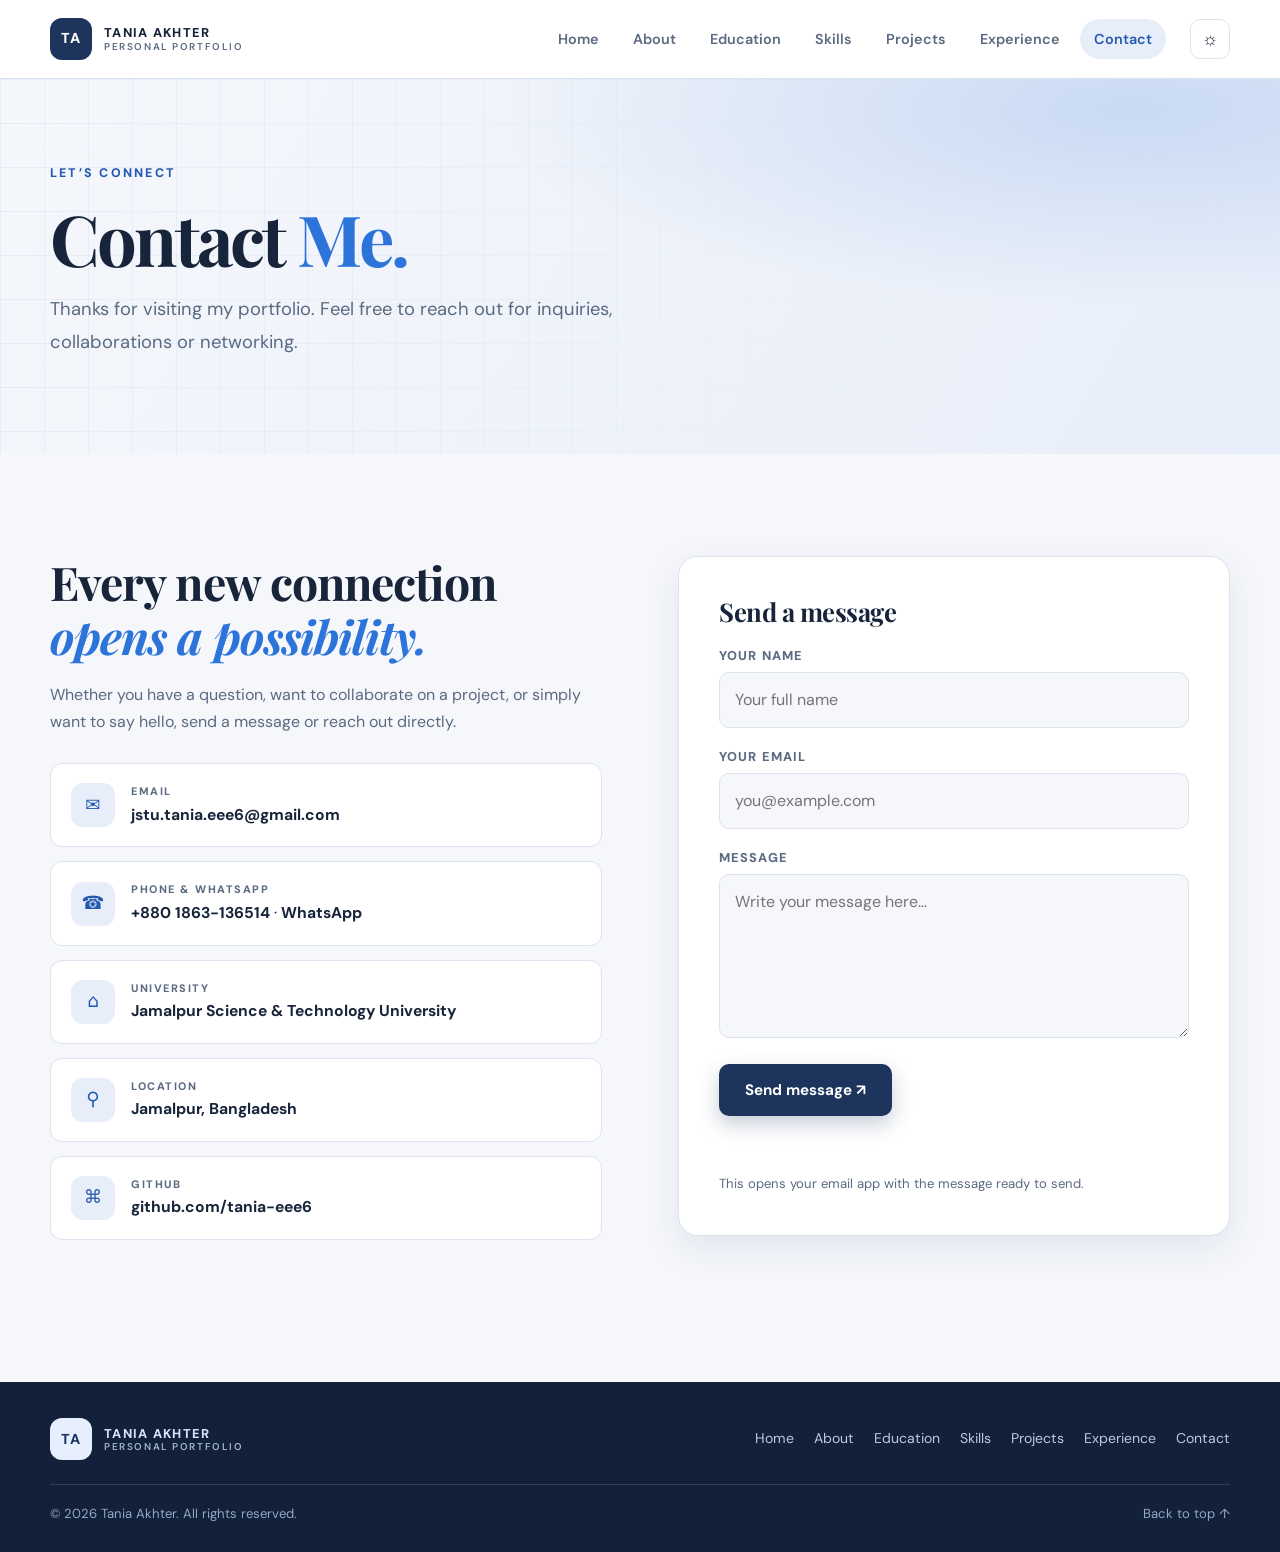
<file: contact.html>
<!doctype html>
<html lang="en">
<head>
<meta charset="utf-8">
<meta name="viewport" content="width=device-width, initial-scale=1">
<title>Contact | Tania Akhter</title>
<meta name="description" content="Contact Tania Akhter for questions, collaboration or networking.">
<meta name="author" content="Tania Akhter">
<meta name="theme-color" content="#1d355c">
<meta property="og:type" content="website">
<meta property="og:title" content="Contact | Tania Akhter">
<meta property="og:description" content="Contact Tania Akhter for questions, collaboration or networking.">
<link rel="icon" href="images/favicon.svg" type="image/svg+xml">
<link rel="preconnect" href="https://fonts.googleapis.com">
<link rel="preconnect" href="https://fonts.gstatic.com" crossorigin>
<link href="https://fonts.googleapis.com/css2?family=DM+Sans:wght@400;500;600;700;800&family=Playfair+Display:ital,wght@0,600;0,700;1,600&display=swap" rel="stylesheet">
<link rel="stylesheet" href="style.css">
</head>
<body>
<a class="skip" href="#main">Skip to content</a>
<header class="header">
  <nav class="nav wrap" aria-label="Main">
    <a class="brand" href="index.html" aria-label="Tania Akhter — home"><span class="brandmark">TA</span><span>TANIA AKHTER<small>PERSONAL PORTFOLIO</small></span></a>
    <button id="menuToggle" class="icon-btn menu" aria-label="Toggle navigation" aria-controls="navLinks" aria-expanded="false">☰</button>
    <div class="links" id="navLinks"><a href="index.html">Home</a><a href="about.html">About</a><a href="education.html">Education</a><a href="skills.html">Skills</a><a href="projects.html">Projects</a><a href="experience.html">Experience</a><a href="contact.html" aria-current="page">Contact</a></div>
    <button id="themeToggle" class="icon-btn" aria-label="Toggle dark mode">☼</button>
  </nav>
</header>
<main id="main">
<section class="page-hero"><div class="wrap"><p class="eyebrow">Let’s connect</p><h1>Contact <span>Me.</span></h1><p class="lead">Thanks for visiting my portfolio. Feel free to reach out for inquiries, collaborations or networking.</p></div></section>
<section class="section wrap">
  <div class="split top">
    <div class="reveal">
      <h2>Every new connection<br><em>opens a possibility.</em></h2>
      <p class="muted" style="margin-top:18px">Whether you have a question, want to collaborate on a project, or simply want to say hello, send a message or reach out directly.</p>
      <div class="contact-list">
        <div class="contact-item"><span class="ico" aria-hidden="true">✉</span><div><small>Email</small><a href="mailto:jstu.tania.eee6@gmail.com">jstu.tania.eee6@gmail.com</a></div></div>
        <div class="contact-item"><span class="ico" aria-hidden="true">☎</span><div><small>Phone &amp; WhatsApp</small><a href="tel:+8801863136514">+880 1863-136514</a> · <a href="https://wa.me/8801863136514" target="_blank" rel="noopener">WhatsApp</a></div></div>
        <div class="contact-item"><span class="ico" aria-hidden="true">⌂</span><div><small>University</small><b>Jamalpur Science &amp; Technology University</b></div></div>
        <div class="contact-item"><span class="ico" aria-hidden="true">⚲</span><div><small>Location</small><b>Jamalpur, Bangladesh</b></div></div>
        <div class="contact-item"><span class="ico" aria-hidden="true">⌘</span><div><small>GitHub</small><a href="https://github.com/tania-eee6" target="_blank" rel="noopener">github.com/tania-eee6</a></div></div>
      </div>
    </div>
    <form class="form reveal" id="contactForm" data-to="jstu.tania.eee6@gmail.com">
      <h3>Send a message</h3>
      <div class="field"><label for="name">Your name</label><input id="name" name="name" type="text" autocomplete="name" placeholder="Your full name" required></div>
      <div class="field"><label for="email">Your email</label><input id="email" name="email" type="email" autocomplete="email" placeholder="you@example.com" required></div>
      <div class="field"><label for="message">Message</label><textarea id="message" name="message" rows="5" placeholder="Write your message here…" required></textarea></div>
      <button class="btn btn-primary" type="submit" style="justify-self:start">Send message ↗</button>
      <p class="form-status" id="formStatus" role="status" aria-live="polite"></p>
      <p class="form-note">This opens your email app with the message ready to send.</p>
    </form>
  </div>
</section>
</main>
<footer class="footer">
  <div class="wrap foot">
    <a class="brand" href="index.html"><span class="brandmark">TA</span><span>TANIA AKHTER<small>PERSONAL PORTFOLIO</small></span></a>
    <nav aria-label="Footer"><a href="index.html">Home</a><a href="about.html">About</a><a href="education.html">Education</a><a href="skills.html">Skills</a><a href="projects.html">Projects</a><a href="experience.html">Experience</a><a href="contact.html">Contact</a></nav>
  </div>
  <div class="wrap copyright"><span>© <span id="year">2026</span> Tania Akhter. All rights reserved.</span><a href="#main">Back to top ↑</a></div>
</footer>
<script src="script.js"></script>
</body>
</html>
</file>
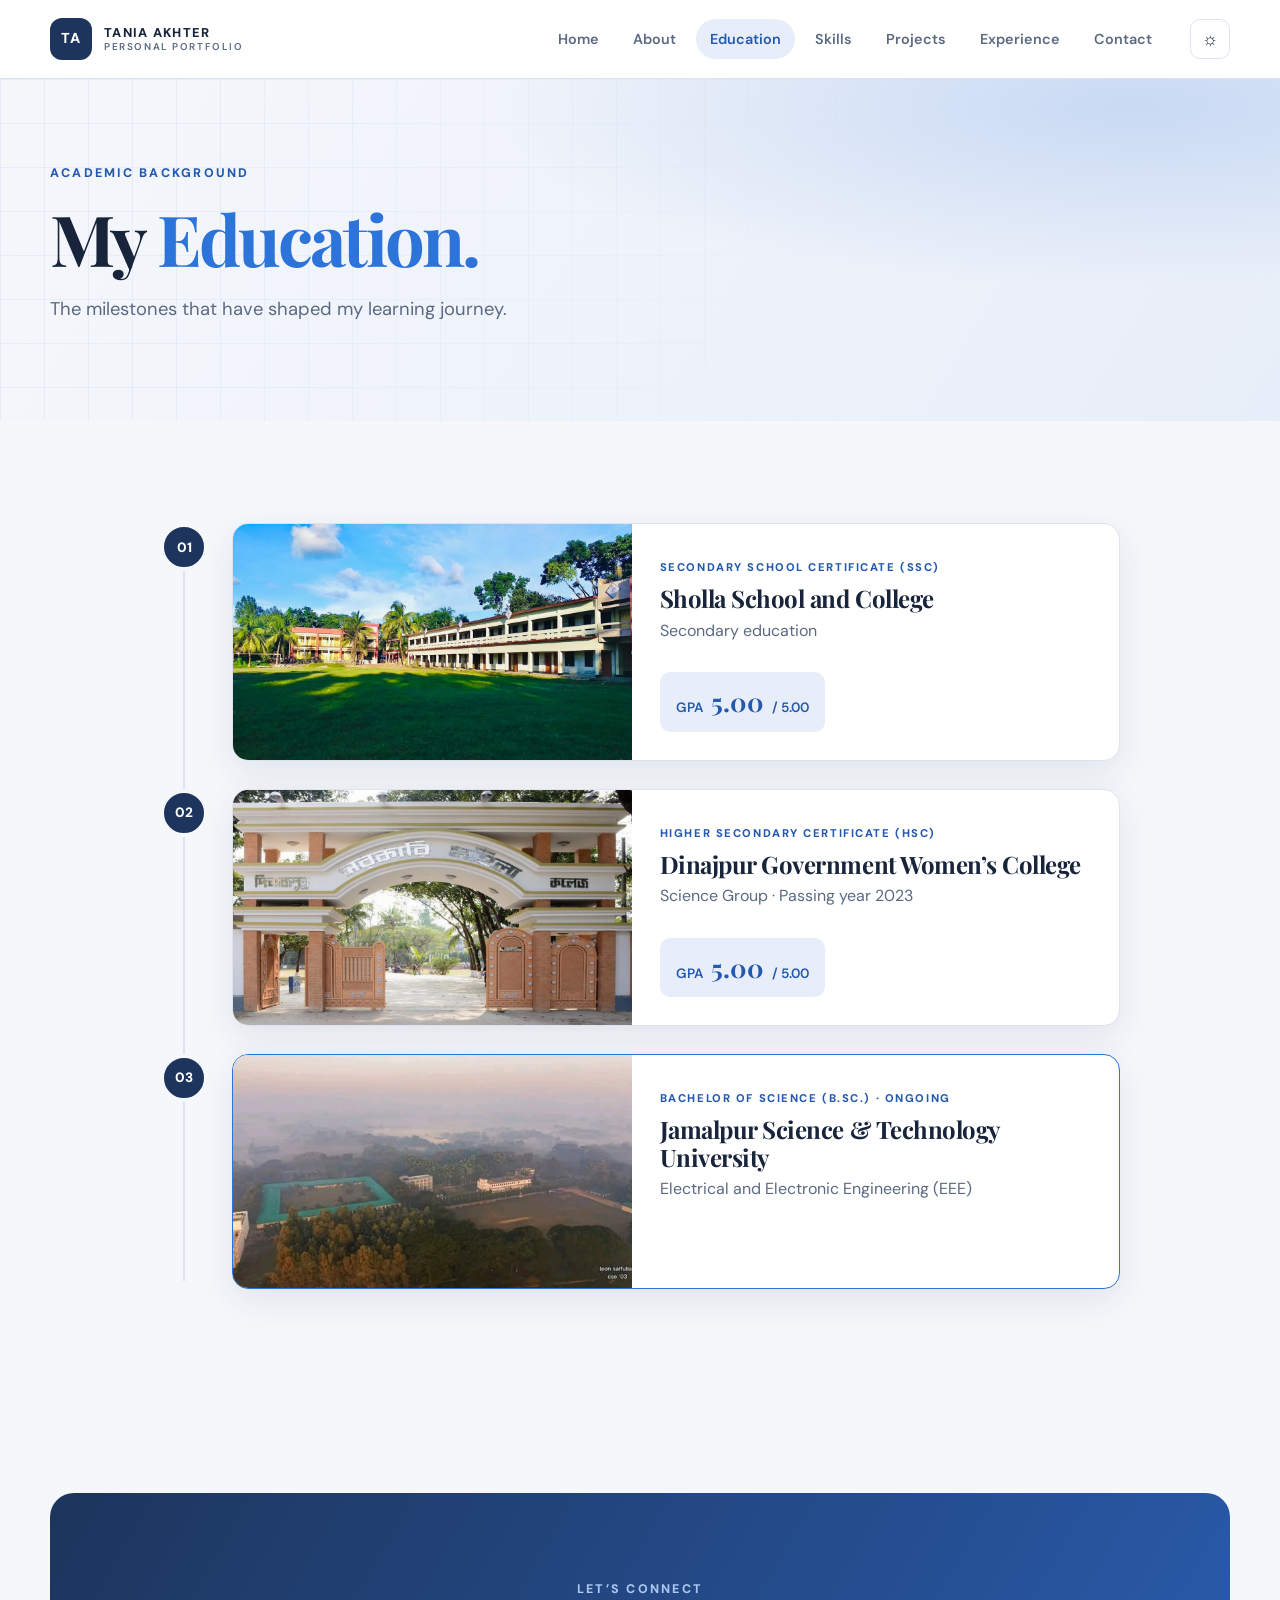
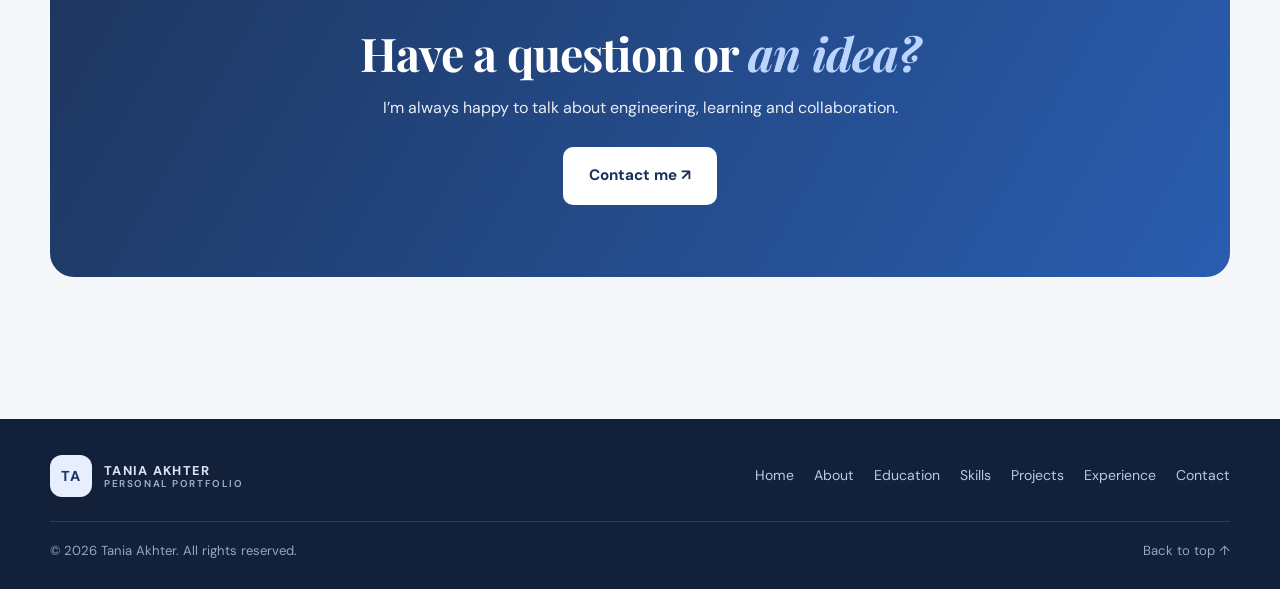
<file: education.html>
<!doctype html>
<html lang="en">
<head>
<meta charset="utf-8">
<meta name="viewport" content="width=device-width, initial-scale=1">
<title>Education | Tania Akhter</title>
<meta name="description" content="Educational background of Tania Akhter: SSC, HSC and B.Sc. in Electrical and Electronic Engineering.">
<meta name="author" content="Tania Akhter">
<meta name="theme-color" content="#1d355c">
<meta property="og:type" content="website">
<meta property="og:title" content="Education | Tania Akhter">
<meta property="og:description" content="Educational background of Tania Akhter: SSC, HSC and B.Sc. in Electrical and Electronic Engineering.">
<link rel="icon" href="images/favicon.svg" type="image/svg+xml">
<link rel="preconnect" href="https://fonts.googleapis.com">
<link rel="preconnect" href="https://fonts.gstatic.com" crossorigin>
<link href="https://fonts.googleapis.com/css2?family=DM+Sans:wght@400;500;600;700;800&family=Playfair+Display:ital,wght@0,600;0,700;1,600&display=swap" rel="stylesheet">
<link rel="stylesheet" href="style.css">
</head>
<body>
<a class="skip" href="#main">Skip to content</a>
<header class="header">
  <nav class="nav wrap" aria-label="Main">
    <a class="brand" href="index.html" aria-label="Tania Akhter — home"><span class="brandmark">TA</span><span>TANIA AKHTER<small>PERSONAL PORTFOLIO</small></span></a>
    <button id="menuToggle" class="icon-btn menu" aria-label="Toggle navigation" aria-controls="navLinks" aria-expanded="false">☰</button>
    <div class="links" id="navLinks"><a href="index.html">Home</a><a href="about.html">About</a><a href="education.html" aria-current="page">Education</a><a href="skills.html">Skills</a><a href="projects.html">Projects</a><a href="experience.html">Experience</a><a href="contact.html">Contact</a></div>
    <button id="themeToggle" class="icon-btn" aria-label="Toggle dark mode">☼</button>
  </nav>
</header>
<main id="main">
<section class="page-hero"><div class="wrap"><p class="eyebrow">Academic background</p><h1>My <span>Education.</span></h1><p class="lead">The milestones that have shaped my learning journey.</p></div></section>
<section class="section wrap">
  <div class="timeline">
    <div class="tl-item reveal"><div class="tl-dot">01</div><article class="tl-card"><figure class="media "><img src="images/photos/school.jpg" data-fallback="images/illustrations/campus.svg" alt="Sholla School and College" width="1200" height="700" loading="lazy" decoding="async"></figure><div class="tl-body"><span class="tag">Secondary School Certificate (SSC)</span><h3>Sholla School and College</h3><p class="muted">Secondary education</p><div class="gpa">GPA <b>5.00</b> / 5.00</div></div></article></div>
    <div class="tl-item reveal"><div class="tl-dot">02</div><article class="tl-card"><figure class="media "><img src="images/photos/college.jpg" data-fallback="images/illustrations/campus.svg" alt="Dinajpur Government Women’s College" width="1200" height="700" loading="lazy" decoding="async"></figure><div class="tl-body"><span class="tag">Higher Secondary Certificate (HSC)</span><h3>Dinajpur Government Women’s College</h3><p class="muted">Science Group · Passing year 2023</p><div class="gpa">GPA <b>5.00</b> / 5.00</div></div></article></div>
    <div class="tl-item reveal"><div class="tl-dot">03</div><article class="tl-card current"><figure class="media "><img src="images/photos/university.jpg" data-fallback="images/university-campus.jpg" alt="Jamalpur Science & Technology University campus" width="1200" height="700" loading="lazy" decoding="async"></figure><div class="tl-body"><span class="tag">Bachelor of Science (B.Sc.) · Ongoing</span><h3>Jamalpur Science &amp; Technology University</h3><p class="muted">Electrical and Electronic Engineering (EEE)</p></div></article></div>
  </div>
</section>
<section class="section wrap"><div class="cta reveal"><p class="eyebrow" style="color:#bcd5ff">LET’S CONNECT</p><h2>Have a question or <em>an idea?</em></h2><p>I’m always happy to talk about engineering, learning and collaboration.</p><a class="btn" href="contact.html">Contact me ↗</a></div></section>
</main>
<footer class="footer">
  <div class="wrap foot">
    <a class="brand" href="index.html"><span class="brandmark">TA</span><span>TANIA AKHTER<small>PERSONAL PORTFOLIO</small></span></a>
    <nav aria-label="Footer"><a href="index.html">Home</a><a href="about.html">About</a><a href="education.html">Education</a><a href="skills.html">Skills</a><a href="projects.html">Projects</a><a href="experience.html">Experience</a><a href="contact.html">Contact</a></nav>
  </div>
  <div class="wrap copyright"><span>© <span id="year">2026</span> Tania Akhter. All rights reserved.</span><a href="#main">Back to top ↑</a></div>
</footer>
<script src="script.js"></script>
</body>
</html>
</file>
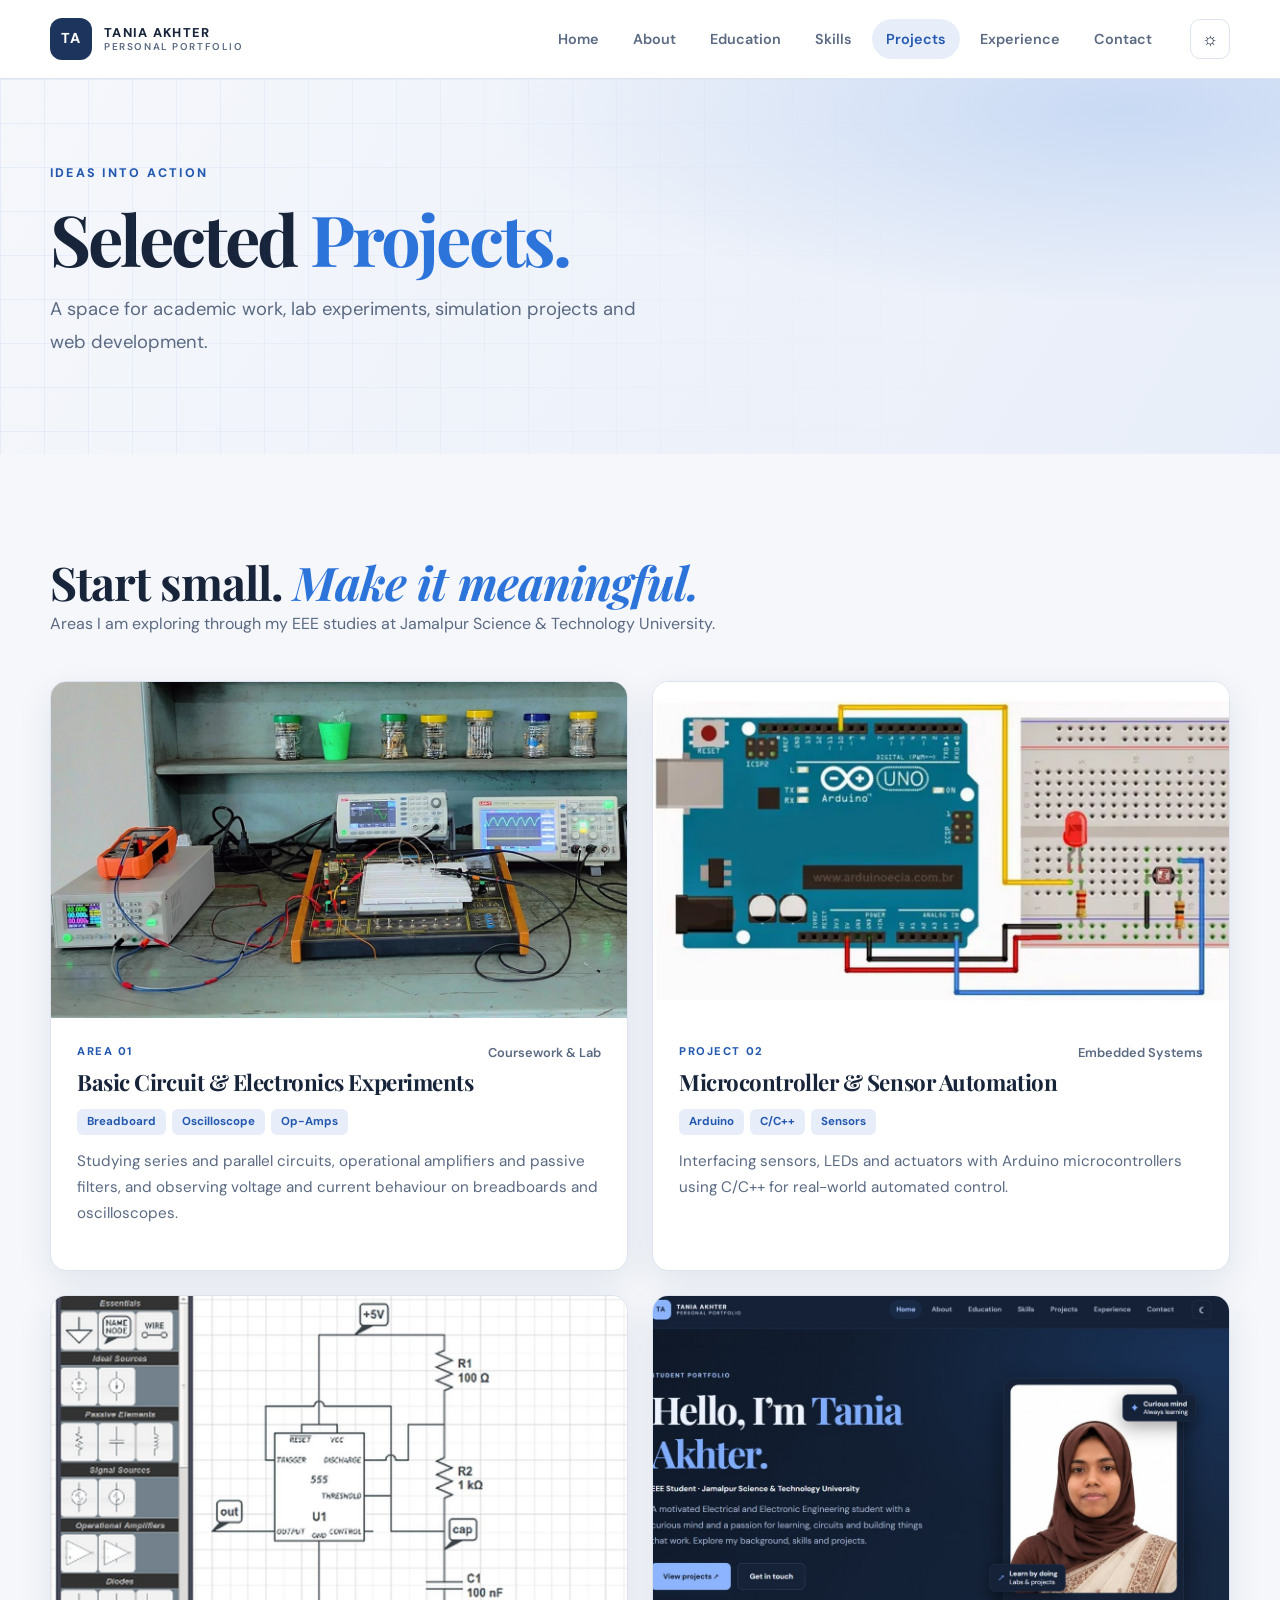
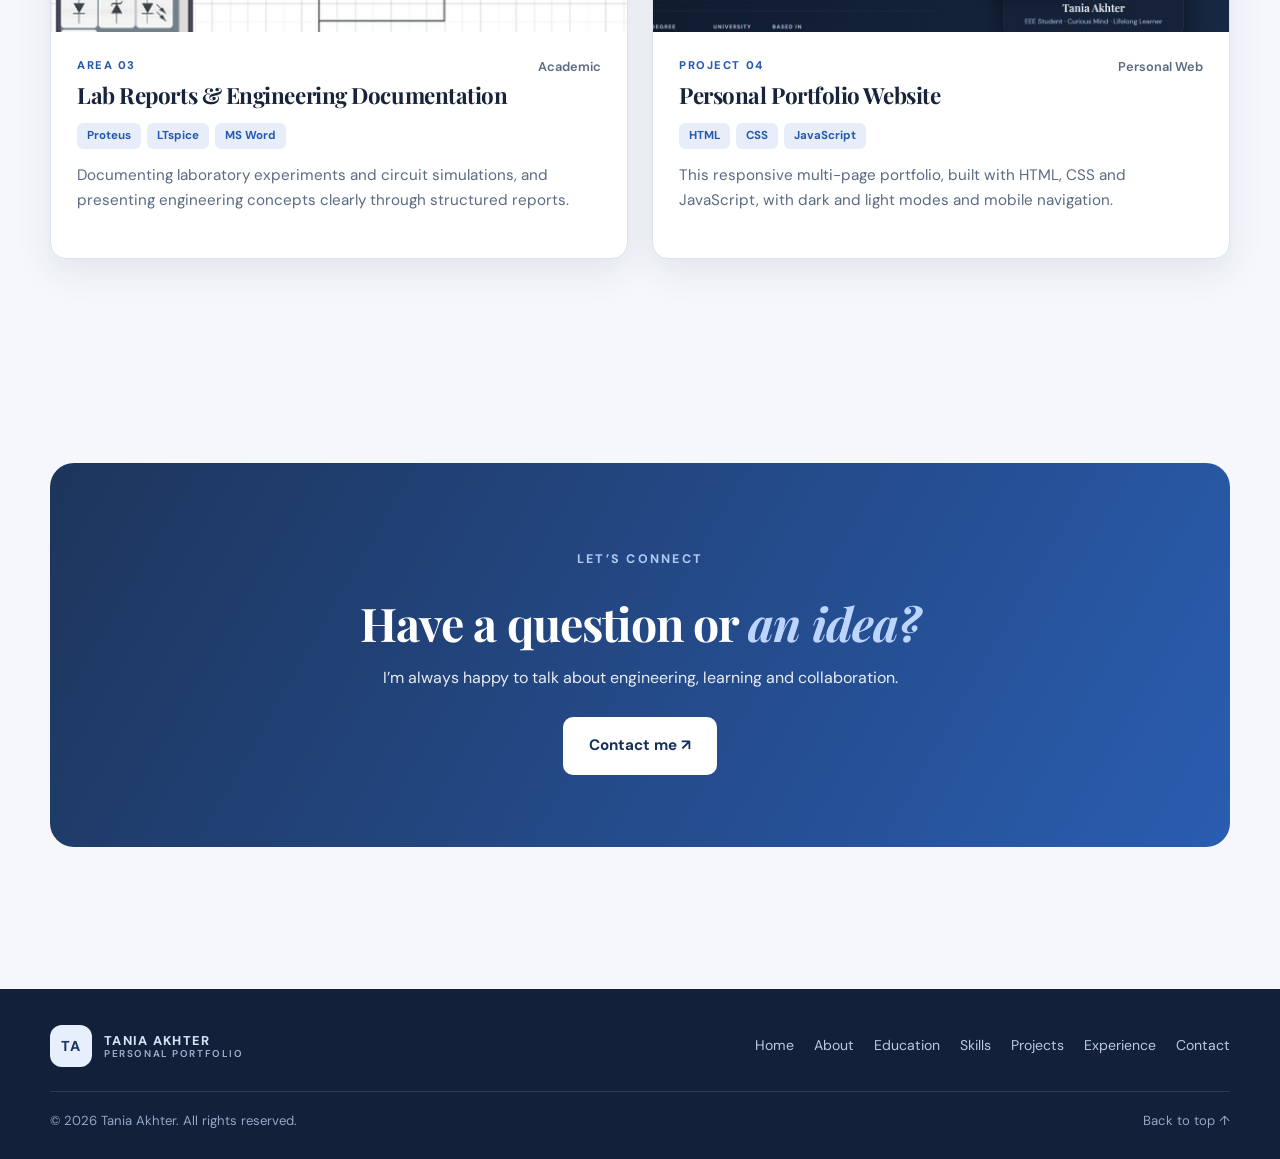
<file: projects.html>
<!doctype html>
<html lang="en">
<head>
<meta charset="utf-8">
<meta name="viewport" content="width=device-width, initial-scale=1">
<title>Projects | Tania Akhter</title>
<meta name="description" content="Selected academic and personal projects by Tania Akhter: circuit experiments, Arduino automation, lab reports and a portfolio website.">
<meta name="author" content="Tania Akhter">
<meta name="theme-color" content="#1d355c">
<meta property="og:type" content="website">
<meta property="og:title" content="Projects | Tania Akhter">
<meta property="og:description" content="Selected academic and personal projects by Tania Akhter: circuit experiments, Arduino automation, lab reports and a portfolio website.">
<link rel="icon" href="images/favicon.svg" type="image/svg+xml">
<link rel="preconnect" href="https://fonts.googleapis.com">
<link rel="preconnect" href="https://fonts.gstatic.com" crossorigin>
<link href="https://fonts.googleapis.com/css2?family=DM+Sans:wght@400;500;600;700;800&family=Playfair+Display:ital,wght@0,600;0,700;1,600&display=swap" rel="stylesheet">
<link rel="stylesheet" href="style.css">
</head>
<body>
<a class="skip" href="#main">Skip to content</a>
<header class="header">
  <nav class="nav wrap" aria-label="Main">
    <a class="brand" href="index.html" aria-label="Tania Akhter — home"><span class="brandmark">TA</span><span>TANIA AKHTER<small>PERSONAL PORTFOLIO</small></span></a>
    <button id="menuToggle" class="icon-btn menu" aria-label="Toggle navigation" aria-controls="navLinks" aria-expanded="false">☰</button>
    <div class="links" id="navLinks"><a href="index.html">Home</a><a href="about.html">About</a><a href="education.html">Education</a><a href="skills.html">Skills</a><a href="projects.html" aria-current="page">Projects</a><a href="experience.html">Experience</a><a href="contact.html">Contact</a></div>
    <button id="themeToggle" class="icon-btn" aria-label="Toggle dark mode">☼</button>
  </nav>
</header>
<main id="main">
<section class="page-hero"><div class="wrap"><p class="eyebrow">Ideas into action</p><h1>Selected <span>Projects.</span></h1><p class="lead">A space for academic work, lab experiments, simulation projects and web development.</p></div></section>
<section class="section wrap">
  <div class="section-head reveal"><h2>Start small. <em>Make it meaningful.</em></h2><p class="muted">Areas I am exploring through my EEE studies at Jamalpur Science &amp; Technology University.</p></div>
  <div class="grid-2">
    <article class="card reveal"><figure class="media "><img src="images/photos/project-circuits.jpg" data-fallback="images/illustrations/circuit.svg" alt="Breadboard circuit experiment" width="1200" height="700" loading="lazy" decoding="async"></figure><div class="card-body"><div class="card-meta"><span class="tag">Area 01</span><span class="sub">Coursework &amp; Lab</span></div><h3>Basic Circuit &amp; Electronics Experiments</h3><div class="stack"><span>Breadboard</span><span>Oscilloscope</span><span>Op-Amps</span></div><p>Studying series and parallel circuits, operational amplifiers and passive filters, and observing voltage and current behaviour on breadboards and oscilloscopes.</p></div></article>
    <article class="card reveal"><figure class="media "><img src="images/photos/project-arduino.jpg" data-fallback="images/illustrations/arduino.svg" alt="Arduino board with sensors" width="1200" height="700" loading="lazy" decoding="async"></figure><div class="card-body"><div class="card-meta"><span class="tag">Project 02</span><span class="sub">Embedded Systems</span></div><h3>Microcontroller &amp; Sensor Automation</h3><div class="stack"><span>Arduino</span><span>C/C++</span><span>Sensors</span></div><p>Interfacing sensors, LEDs and actuators with Arduino microcontrollers using C/C++ for real-world automated control.</p></div></article>
    <article class="card reveal"><figure class="media "><img src="images/photos/project-reports.jpg" data-fallback="images/illustrations/reports.svg" alt="Lab report with charts" width="1200" height="700" loading="lazy" decoding="async"></figure><div class="card-body"><div class="card-meta"><span class="tag">Area 03</span><span class="sub">Academic</span></div><h3>Lab Reports &amp; Engineering Documentation</h3><div class="stack"><span>Proteus</span><span>LTspice</span><span>MS Word</span></div><p>Documenting laboratory experiments and circuit simulations, and presenting engineering concepts clearly through structured reports.</p></div></article>
    <article class="card reveal"><figure class="media "><img src="images/photos/project-portfolio.jpg" data-fallback="images/illustrations/web.svg" alt="Portfolio website code" width="1200" height="700" loading="lazy" decoding="async"></figure><div class="card-body"><div class="card-meta"><span class="tag">Project 04</span><span class="sub">Personal Web</span></div><h3>Personal Portfolio Website</h3><div class="stack"><span>HTML</span><span>CSS</span><span>JavaScript</span></div><p>This responsive multi-page portfolio, built with HTML, CSS and JavaScript, with dark and light modes and mobile navigation.</p></div></article>
  </div>
</section>
<section class="section wrap"><div class="cta reveal"><p class="eyebrow" style="color:#bcd5ff">LET’S CONNECT</p><h2>Have a question or <em>an idea?</em></h2><p>I’m always happy to talk about engineering, learning and collaboration.</p><a class="btn" href="contact.html">Contact me ↗</a></div></section>
</main>
<footer class="footer">
  <div class="wrap foot">
    <a class="brand" href="index.html"><span class="brandmark">TA</span><span>TANIA AKHTER<small>PERSONAL PORTFOLIO</small></span></a>
    <nav aria-label="Footer"><a href="index.html">Home</a><a href="about.html">About</a><a href="education.html">Education</a><a href="skills.html">Skills</a><a href="projects.html">Projects</a><a href="experience.html">Experience</a><a href="contact.html">Contact</a></nav>
  </div>
  <div class="wrap copyright"><span>© <span id="year">2026</span> Tania Akhter. All rights reserved.</span><a href="#main">Back to top ↑</a></div>
</footer>
<script src="script.js"></script>
</body>
</html>
</file>
<file: style.css>
/* ==========================================================================
   Tania Akhter — Portfolio stylesheet
   Sections: 1 Tokens · 2 Base · 3 Header · 4 Hero · 5 Layout · 6 Cards
             7 Timeline · 8 Skills · 9 Projects · 10 Contact · 11 Footer
             12 Dark mode · 13 Responsive · 14 Motion
   ========================================================================== */

/* 1. Tokens ---------------------------------------------------------------- */
:root{
  --bg:#f5f7fb; --paper:#fff; --ink:#17243a; --muted:#5b6a82;
  --tint:#e8eef9; --brand:#1d355c; --blue:#2d74da; --blue-d:#2459b0;
  --line:#dce3ee; --warm:#f2a65a;
  --shadow:0 12px 36px rgba(25,45,80,.09); --shadow-lg:0 22px 55px rgba(25,45,80,.16);
  --r:16px; --font:"DM Sans",system-ui,-apple-system,"Segoe UI",sans-serif; --serif:"Playfair Display",Georgia,serif;
}
body.dark{
  --bg:#0e1726; --paper:#152238; --ink:#edf3ff; --muted:#a9b8cf; --tint:#182a45;
  --brand:#8db5ff; --blue:#80adff; --blue-d:#a9c6ff; --line:#2a3a53; --shadow:0 12px 36px rgba(0,0,0,.35); --shadow-lg:0 22px 55px rgba(0,0,0,.5);
}

/* 2. Base ------------------------------------------------------------------ */
*,*::before,*::after{box-sizing:border-box}
html{scroll-behavior:smooth;scroll-padding-top:96px;-webkit-text-size-adjust:100%}
body{margin:0;background:var(--bg);color:var(--ink);font:400 16px/1.7 var(--font);-webkit-font-smoothing:antialiased}
img{max-width:100%;height:auto;display:block}
a{color:inherit;text-decoration:none}
h1,h2,h3{margin:0;font-family:var(--serif);line-height:1.15;letter-spacing:-.02em;color:var(--ink)}
p{margin:0 0 1em}
.wrap{width:min(1180px,calc(100% - 48px));margin-inline:auto}
.skip{position:absolute;left:-999px;top:8px;background:var(--brand);color:#fff;padding:10px 16px;border-radius:8px;z-index:100}
.skip:focus{left:12px}
:focus-visible{outline:3px solid var(--blue);outline-offset:3px;border-radius:6px}
.eyebrow{font-size:.78rem;font-weight:800;letter-spacing:.18em;text-transform:uppercase;color:var(--blue-d);margin:0 0 14px}
.lead{font-size:1.15rem;line-height:1.8;color:var(--muted);max-width:620px}
.muted{color:var(--muted)}
em{font-style:italic;color:var(--blue)}

/* Buttons & links */
.btn{display:inline-flex;align-items:center;gap:8px;padding:14px 24px;border-radius:10px;font-weight:700;font-size:.95rem;border:2px solid transparent;cursor:pointer;font-family:inherit;transition:transform .2s,background .2s,box-shadow .2s}
.btn-primary{background:var(--brand);color:#fff;box-shadow:0 8px 20px rgba(29,53,92,.25)}
.btn-primary:hover{background:var(--blue);transform:translateY(-2px)}
body.dark .btn-primary{color:#0e1726}
.btn-ghost{border-color:var(--line);background:var(--paper);color:var(--ink)}
.btn-ghost:hover{border-color:var(--blue);color:var(--blue);transform:translateY(-2px)}
.link{font-weight:700;font-size:.92rem;color:var(--blue-d);border-bottom:2px solid transparent;transition:border-color .2s}
.link:hover{border-color:currentColor}

/* 3. Header ---------------------------------------------------------------- */
.header{position:sticky;top:0;z-index:50;background:color-mix(in srgb,var(--paper) 92%,transparent);backdrop-filter:blur(14px);border-bottom:1px solid var(--line)}
.nav{display:flex;align-items:center;gap:24px;min-height:78px}
.brand{display:flex;align-items:center;gap:12px;font-weight:800;font-size:.8rem;letter-spacing:.1em;line-height:1.2;white-space:nowrap}
.brand small{display:block;font-size:.62rem;letter-spacing:.16em;color:var(--muted);font-weight:600}
.brandmark{display:grid;place-items:center;width:42px;height:42px;border-radius:12px;background:var(--brand);color:#fff;font-size:.9rem}
body.dark .brandmark{color:#0e1726}
.links{display:flex;align-items:center;gap:6px;margin-left:auto}
.links a{padding:8px 14px;border-radius:999px;font-size:.9rem;font-weight:600;color:var(--muted);transition:color .2s,background .2s}
.links a:hover{color:var(--blue);background:var(--tint)}
.links a[aria-current="page"]{color:var(--blue-d);background:var(--tint)}
.icon-btn{width:40px;height:40px;border-radius:10px;border:1px solid var(--line);background:var(--paper);color:var(--ink);font-size:1.1rem;cursor:pointer;display:grid;place-items:center}
.icon-btn:hover{border-color:var(--blue)}
.menu{display:none}

/* 4. Hero ------------------------------------------------------------------ */
.hero,.page-hero{position:relative;overflow:hidden;background:radial-gradient(ellipse at 88% 8%,rgba(45,116,218,.18),transparent 40%),linear-gradient(120deg,var(--bg),var(--tint))}
.hero::before,.page-hero::before{content:"";position:absolute;inset:0;background-image:linear-gradient(rgba(45,116,218,.07) 1px,transparent 1px),linear-gradient(90deg,rgba(45,116,218,.07) 1px,transparent 1px);background-size:44px 44px;mask-image:linear-gradient(100deg,#000,transparent 75%);pointer-events:none}
.hero-grid{position:relative;display:grid;grid-template-columns:1.1fr .9fr;gap:clamp(32px,6vw,80px);align-items:center;padding-block:88px 96px}
.hero h1{font-size:clamp(2.9rem,6.2vw,5rem);letter-spacing:-.045em;margin-bottom:16px}
.hero h1 span,.page-hero h1 span{color:var(--blue)}
.role{font-weight:700;font-size:1rem;color:var(--ink);margin:0 0 14px}
.actions{display:flex;flex-wrap:wrap;gap:14px;margin-top:30px}
.facts{display:grid;grid-template-columns:repeat(3,auto);justify-content:start;gap:clamp(18px,4vw,44px);margin-top:44px;padding-top:24px;border-top:1px solid var(--line)}
.facts small{display:block;font-size:.7rem;letter-spacing:.14em;font-weight:800;color:var(--muted);text-transform:uppercase}
.facts b{font-size:1rem}
.profile-card{position:relative;max-width:380px;margin-inline:auto;background:var(--paper);border:1px solid var(--line);border-radius:24px;padding:14px;box-shadow:var(--shadow-lg)}
.profile-card img{width:100%;aspect-ratio:4/5;object-fit:cover;object-position:center top;border-radius:16px;background:var(--tint)}
.profile-card figcaption{padding:16px 8px 6px;text-align:center}
.profile-card figcaption b{display:block;font:600 1.4rem var(--serif)}
.profile-card figcaption span{font-size:.88rem;color:var(--muted)}
.badge{position:absolute;display:flex;align-items:center;gap:10px;background:var(--paper);border:1px solid var(--line);border-radius:12px;padding:10px 16px;box-shadow:var(--shadow);font-size:.82rem;line-height:1.3}
.badge b{display:block;font-size:.88rem}.badge i{font-style:normal;color:var(--blue);font-size:1.3rem}
.badge.b1{top:34px;right:-26px}.badge.b2{bottom:96px;left:-30px}
.page-hero{padding:84px 0 76px}
.page-hero h1{font-size:clamp(2.6rem,6vw,4.4rem);letter-spacing:-.04em;margin-bottom:14px}

/* 5. Layout ---------------------------------------------------------------- */
.section{padding-block:clamp(64px,8vw,104px)}
.section.alt{background:var(--paper);border-block:1px solid var(--line)}
.section-head{max-width:700px;margin-bottom:44px}
.section-head h2,.split h2,.cta h2{font-size:clamp(1.9rem,4vw,2.9rem)}
.split{display:grid;grid-template-columns:1fr 1fr;gap:clamp(32px,6vw,80px);align-items:center}
.split.top{align-items:start}
.split .quote{font:500 1.5rem/1.45 var(--serif);color:var(--ink);margin-bottom:18px}
.media{margin:0;border-radius:var(--r);overflow:hidden;background:var(--tint);box-shadow:var(--shadow)}
.media img{width:100%;aspect-ratio:12/7;object-fit:cover;transition:transform .5s}
.media.tall{max-width:460px;margin-inline:auto;border:10px solid var(--paper);border-radius:24px;box-shadow:var(--shadow-lg)}
.media.tall img{aspect-ratio:4/5;object-position:center top}
.media:hover img{transform:scale(1.03)}
.media.tall:hover img{transform:none}
.chips{display:flex;flex-wrap:wrap;gap:8px;margin-top:18px}
.chips span{padding:6px 14px;border:1px solid var(--line);background:var(--tint);color:var(--blue-d);border-radius:999px;font-size:.82rem;font-weight:600}
body.dark .chips span{color:#c7d9f5}
.cta{text-align:center;border-radius:24px;padding:clamp(40px,6vw,72px) 24px;background:linear-gradient(120deg,var(--brand),#2a5db0);color:#fff;position:relative;overflow:hidden}
.cta h2,.cta p{color:#fff}.cta h2 em{color:#bcd5ff}
.cta p{max-width:520px;margin:14px auto 26px;opacity:.9}
.cta .btn{background:#fff;color:#17315a}
body.dark .cta{background:linear-gradient(120deg,#1b3a6b,#2a5db0)}

/* 6. Cards ----------------------------------------------------------------- */
.grid-3{display:grid;grid-template-columns:repeat(3,1fr);gap:24px}
.grid-2{display:grid;grid-template-columns:repeat(2,1fr);gap:24px}
.card{display:flex;flex-direction:column;background:var(--paper);border:1px solid var(--line);border-radius:var(--r);overflow:hidden;box-shadow:var(--shadow);transition:transform .25s,box-shadow .25s}
.card:hover{transform:translateY(-5px);box-shadow:var(--shadow-lg)}
.card .media{border-radius:0;box-shadow:none}
.card-body{padding:24px 26px 28px;display:flex;flex-direction:column;flex:1}
.card-body h3{font-size:1.4rem;margin:6px 0 8px}
.card-body p{color:var(--muted);font-size:.95rem}
.card-body .link{margin-top:auto;align-self:flex-start}
.tag{font-size:.7rem;font-weight:800;letter-spacing:.14em;text-transform:uppercase;color:var(--blue-d)}
.card-meta{display:flex;justify-content:space-between;gap:10px;flex-wrap:wrap}
.card-meta .sub{font-size:.8rem;color:var(--muted);font-weight:600}

/* 7. Timeline (education) --------------------------------------------------- */
.timeline{position:relative;display:grid;gap:28px;max-width:960px;margin-inline:auto}
.timeline::before{content:"";position:absolute;left:23px;top:8px;bottom:8px;width:2px;background:var(--line)}
.tl-item{position:relative;display:grid;grid-template-columns:48px 1fr;gap:24px}
.tl-dot{position:relative;z-index:1;display:grid;place-items:center;width:48px;height:48px;border-radius:50%;background:var(--brand);color:#fff;font-weight:800;font-size:.85rem;border:4px solid var(--bg)}
body.dark .tl-dot{color:#0e1726}
.tl-card{display:grid;grid-template-columns:.9fr 1.1fr;background:var(--paper);border:1px solid var(--line);border-radius:var(--r);overflow:hidden;box-shadow:var(--shadow)}
.tl-card.current{border-color:var(--blue)}
.tl-card .media{border-radius:0;box-shadow:none;height:100%}
.tl-card .media img{height:100%;aspect-ratio:auto;min-height:220px}
.tl-body{padding:28px}
.tl-body h3{font-size:1.5rem;margin:6px 0 4px}
.gpa{display:inline-flex;align-items:baseline;gap:8px;margin-top:12px;padding:8px 16px;border-radius:10px;background:var(--tint);color:var(--blue-d);font-weight:600;font-size:.85rem}
.gpa b{font-size:1.6rem;font-family:var(--serif)}

/* 8. Skills ----------------------------------------------------------------- */
.skill-card .media img{aspect-ratio:12/6}
.skill-card .card-body h3{margin-top:10px}
.note{display:flex;gap:16px;align-items:flex-start;margin-top:32px;padding:22px 26px;border:1px solid var(--line);border-left:4px solid var(--blue);border-radius:12px;background:var(--paper)}
.note i{font-style:normal;color:var(--blue);font-size:1.4rem;line-height:1}.note p{margin:4px 0 0;color:var(--muted);font-size:.92rem}

/* 9. Projects / experience numbering --------------------------------------- */
.num-badge{display:inline-grid;place-items:center;width:34px;height:34px;border-radius:50%;background:var(--tint);color:var(--blue-d);font-weight:800;font-size:.8rem}
.stack{display:flex;flex-wrap:wrap;gap:6px;margin:6px 0 14px}
.stack span{font-size:.72rem;font-weight:700;padding:3px 10px;border-radius:6px;background:var(--tint);color:var(--blue-d)}
body.dark .stack span{color:#c7d9f5}

/* 10. Contact --------------------------------------------------------------- */
.contact-list{display:grid;gap:14px;margin-top:28px}
.contact-item{display:flex;gap:16px;align-items:center;padding:18px 20px;background:var(--paper);border:1px solid var(--line);border-radius:12px}
.contact-item .ico{display:grid;place-items:center;width:44px;height:44px;border-radius:12px;background:var(--tint);color:var(--blue-d);font-size:1.15rem;flex:none}
.contact-item small{display:block;font-size:.68rem;font-weight:800;letter-spacing:.14em;text-transform:uppercase;color:var(--muted)}
.contact-item b,.contact-item a{font-weight:700;font-size:.98rem;word-break:break-word}
.contact-item a:hover{color:var(--blue)}
.form{display:grid;gap:18px;padding:clamp(24px,4vw,40px);background:var(--paper);border:1px solid var(--line);border-radius:20px;box-shadow:var(--shadow)}
.form h3{font-size:1.6rem}
.field label{display:block;font-size:.8rem;font-weight:800;letter-spacing:.08em;text-transform:uppercase;margin-bottom:6px;color:var(--muted)}
.field input,.field textarea{width:100%;padding:13px 15px;font:inherit;color:var(--ink);background:var(--bg);border:1px solid var(--line);border-radius:10px;transition:border-color .2s,box-shadow .2s}
.field input:focus,.field textarea:focus{outline:0;border-color:var(--blue);box-shadow:0 0 0 4px rgba(45,116,218,.18)}
.field textarea{resize:vertical;min-height:140px}
.form-note{font-size:.82rem;color:var(--muted);margin:0}
.form-status{min-height:1.4em;font-size:.9rem;font-weight:600;color:var(--blue-d);margin:0}

/* 11. Footer ---------------------------------------------------------------- */
.footer{margin-top:40px;background:#12203a;color:#d6e2f5}
.footer .brand small{color:#9fb3d1}.footer .brandmark{background:#e7efff;color:#1b3766}
.foot{display:flex;align-items:center;justify-content:space-between;gap:24px;padding-block:36px 24px;flex-wrap:wrap}
.foot nav{display:flex;gap:6px 20px;flex-wrap:wrap}
.foot nav a{font-size:.88rem;color:#b9c9e3}.foot nav a:hover{color:#fff}
.copyright{display:flex;justify-content:space-between;gap:12px;flex-wrap:wrap;font-size:.82rem;color:#93a7c6;border-top:1px solid rgba(255,255,255,.12);padding-block:18px 26px}
.copyright a:hover{color:#fff}
body.dark .footer{background:#080f1b}

/* 13. Responsive ------------------------------------------------------------ */
@media(max-width:980px){
  .grid-3{grid-template-columns:repeat(2,1fr)}
  .links a{padding:8px 10px;font-size:.84rem}
}
@media(max-width:820px){
  .menu{display:grid;margin-left:auto}
  .links{display:none;position:absolute;left:16px;right:16px;top:calc(100% + 8px);flex-direction:column;align-items:stretch;gap:2px;margin:0;padding:12px;background:var(--paper);border:1px solid var(--line);border-radius:14px;box-shadow:var(--shadow-lg)}
  .links.open{display:flex}
  .links a{padding:12px 14px;font-size:1rem;border-radius:10px}
  .hero-grid,.split,.tl-card,.grid-2{grid-template-columns:1fr}
  .hero-grid{padding-block:56px 72px;gap:40px}
  .badge.b1{right:-8px}.badge.b2{left:-8px}
  .tl-card .media img{min-height:200px;aspect-ratio:12/7;height:auto}
  .page-hero{padding:60px 0 54px}
}
@media(max-width:600px){
  .wrap{width:calc(100% - 32px)}
  .grid-3{grid-template-columns:1fr}
  .facts{grid-template-columns:1fr 1fr;row-gap:16px}
  .tl-item{grid-template-columns:36px 1fr;gap:14px}
  .tl-dot{width:36px;height:36px;font-size:.7rem}.timeline::before{left:17px}
  .brand small{display:none}
  .badge{display:none}
}

/* 14. Motion ---------------------------------------------------------------- */
.reveal{opacity:0;transform:translateY(22px);transition:opacity .7s ease,transform .7s ease}
.reveal.in{opacity:1;transform:none}
@media(prefers-reduced-motion:reduce){
  html{scroll-behavior:auto}
  *,*::before,*::after{transition:none!important;animation:none!important}
  .reveal{opacity:1;transform:none}
}
@media print{.header,.footer,.cta,.menu,#themeToggle{display:none}.reveal{opacity:1;transform:none}}
</file>
